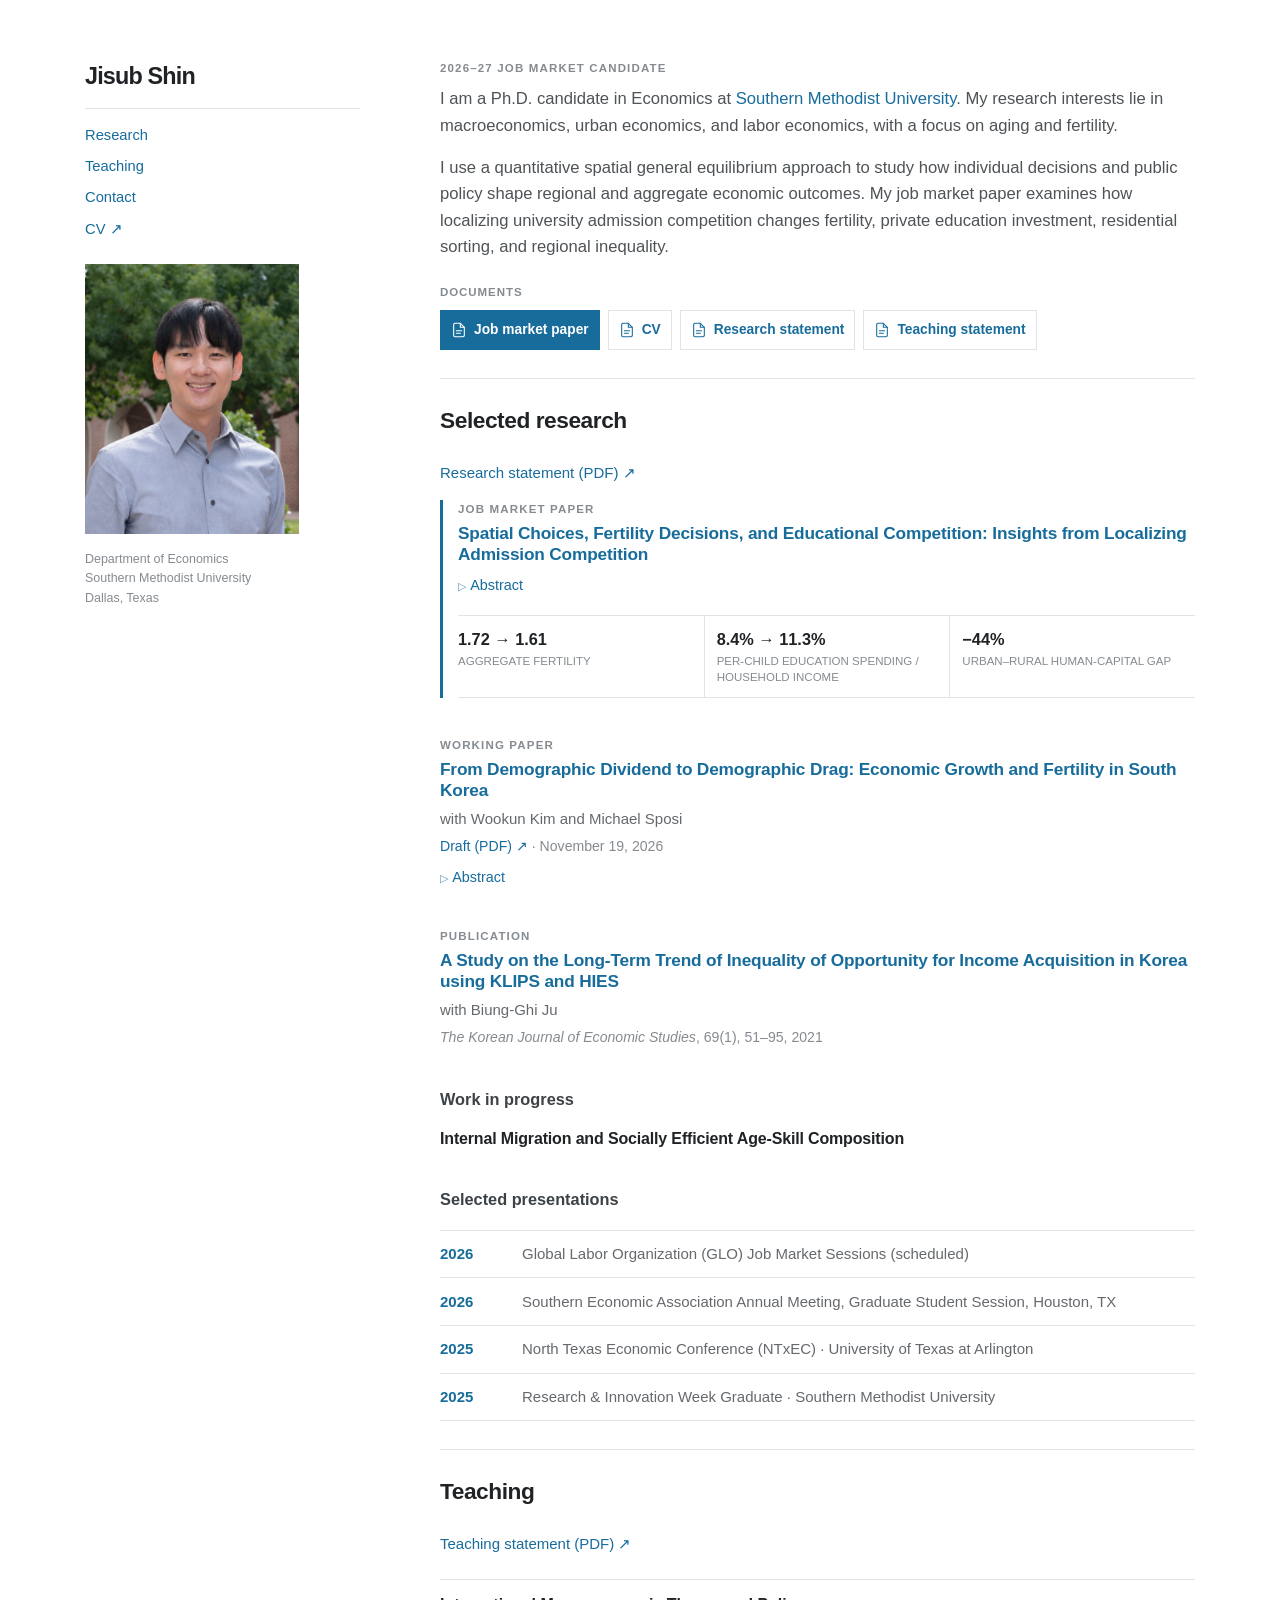
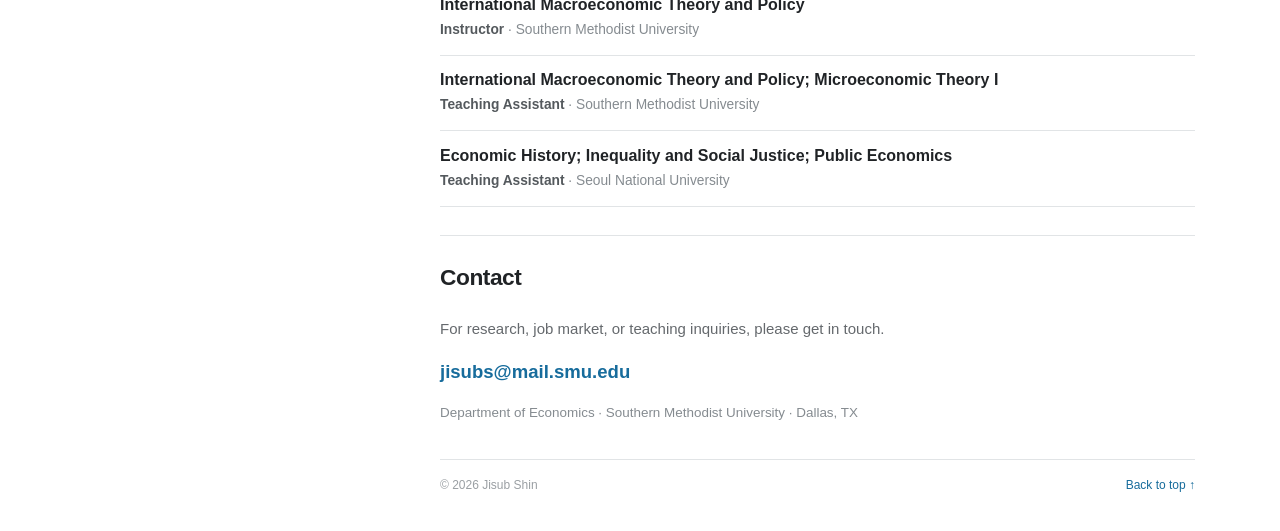
<file: index.html>
<!doctype html>
<html lang="en">
  <head>
    <meta charset="utf-8" />
    <meta name="google-site-verification" content="mCJAflxfHxQSUPIkLL_lWsEg8dDfc-dxy4Hvo1I1bcw" />
    <meta name="viewport" content="width=device-width, initial-scale=1" />
    <title>Jisub Shin | Economist</title>
    <meta
      name="description"
      content="Jisub Shin is a 2026–27 Economics job market candidate at Southern Methodist University working in macroeconomics, urban economics, and labor economics."
    />
    <meta name="theme-color" content="#ffffff" />
    <meta property="og:title" content="Jisub Shin | Economist" />
    <meta property="og:description" content="2026–27 Job Market Candidate at Southern Methodist University" />
    <meta property="og:type" content="website" />
    <meta property="og:url" content="https://jisub-shin.github.io/" />
    <meta property="og:image" content="https://jisub-shin.github.io/og.jpg" />
    <meta name="twitter:card" content="summary_large_image" />
    <meta name="twitter:title" content="Jisub Shin | Economist" />
    <meta name="twitter:description" content="2026–27 Job Market Candidate at Southern Methodist University" />
    <meta name="twitter:image" content="https://jisub-shin.github.io/og.jpg" />
    <link rel="canonical" href="https://jisub-shin.github.io/" />
    <link rel="stylesheet" href="/style.css?v=20261111-portrait" />
  </head>
  <body>
    <div class="layout">
      <aside class="profile" aria-label="Profile and site navigation">
        <a class="name" href="#top" aria-label="Jisub Shin, home">Jisub Shin</a>
        <div class="rule" aria-hidden="true"></div>

        <nav aria-label="Main navigation">
          <a href="#research">Research</a>
          <a href="#teaching">Teaching</a>
          <a href="#contact">Contact</a>
          <a
            href="https://www.dropbox.com/scl/fi/n5ma3o3v3xi6k90ue91bn/CV_JisubShin.pdf?rlkey=49tgrz5i8n3velmac8m7xlu7q&amp;st=4vu9t7or&amp;dl=0"
            target="_blank"
            rel="noreferrer"
          >CV <span aria-hidden="true">↗</span></a>
        </nav>

        <div class="portrait">
          <img src="/jisub-shin.jpg?v=20261111" alt="Portrait of Jisub Shin" width="720" height="960" />
        </div>

        <div class="profile-meta">
          <p>Department of Economics</p>
          <p>Southern Methodist University</p>
          <p>Dallas, Texas</p>
        </div>
      </aside>

      <main id="top">
        <section class="intro" aria-labelledby="intro-heading">
          <p class="eyebrow">2026–27 Job Market Candidate</p>
          <h1 id="intro-heading" class="sr-only">Jisub Shin</h1>
          <p class="lead">
            I am a Ph.D. candidate in Economics at
            <a href="https://www.smu.edu/dedman/academics/departments/economics" target="_blank" rel="noreferrer">Southern Methodist University</a>.
            My research interests lie in macroeconomics, urban economics, and labor economics, with a focus on aging and fertility.
          </p>
          <p class="lead">
            I use a quantitative spatial general equilibrium approach to study how individual decisions and public policy shape regional and aggregate economic outcomes. My job market paper examines how localizing university admission competition changes fertility, private education investment, residential sorting, and regional inequality.
          </p>
          <div class="document-links">
            <p id="documents-label" class="documents-label">Documents</p>
            <div class="quick-links" role="group" aria-labelledby="documents-label">
              <a
                class="primary-link"
                href="https://www.dropbox.com/scl/fi/agftpynnonqt5uh5v7vx5/JMP_JisubShin.pdf?rlkey=kyljqa4m6k1tg2l8hi946pd79&amp;st=24l0pvbk&amp;dl=0"
                target="_blank"
                rel="noreferrer"
              >
                <svg class="file-icon" viewBox="0 0 24 24" aria-hidden="true" focusable="false"><path d="M14 2H6a2 2 0 0 0-2 2v16a2 2 0 0 0 2 2h12a2 2 0 0 0 2-2V8Z" /><path d="M14 2v6h6M8 13h8M8 17h6" /></svg>
                <span>Job market paper</span>
              </a>
              <a
                href="https://www.dropbox.com/scl/fi/n5ma3o3v3xi6k90ue91bn/CV_JisubShin.pdf?rlkey=49tgrz5i8n3velmac8m7xlu7q&amp;st=4vu9t7or&amp;dl=0"
                target="_blank"
                rel="noreferrer"
              >
                <svg class="file-icon" viewBox="0 0 24 24" aria-hidden="true" focusable="false"><path d="M14 2H6a2 2 0 0 0-2 2v16a2 2 0 0 0 2 2h12a2 2 0 0 0 2-2V8Z" /><path d="M14 2v6h6M8 13h8M8 17h6" /></svg>
                <span>CV</span>
              </a>
              <a
                href="https://www.dropbox.com/scl/fi/9249nt9fxns025eryt3en/Research_Statement_JisubShin.pdf?rlkey=wd48i1ybnmthcvmc4ao14o9f5&amp;st=7czffoey&amp;dl=0"
                target="_blank"
                rel="noreferrer"
              >
                <svg class="file-icon" viewBox="0 0 24 24" aria-hidden="true" focusable="false"><path d="M14 2H6a2 2 0 0 0-2 2v16a2 2 0 0 0 2 2h12a2 2 0 0 0 2-2V8Z" /><path d="M14 2v6h6M8 13h8M8 17h6" /></svg>
                <span>Research statement</span>
              </a>
              <a
                href="https://www.dropbox.com/scl/fi/65y7ninkwu12tf08j0pkz/Teaching_Statement_JisubShin.pdf?rlkey=een72vj037xvsur82dewycd1d&amp;st=4qsh28m0&amp;dl=0"
                target="_blank"
                rel="noreferrer"
              >
                <svg class="file-icon" viewBox="0 0 24 24" aria-hidden="true" focusable="false"><path d="M14 2H6a2 2 0 0 0-2 2v16a2 2 0 0 0 2 2h12a2 2 0 0 0 2-2V8Z" /><path d="M14 2v6h6M8 13h8M8 17h6" /></svg>
                <span>Teaching statement</span>
              </a>
            </div>
          </div>
        </section>

        <hr />

        <section id="research" aria-labelledby="research-heading">
          <h2 id="research-heading">Selected research</h2>
          <p>
            <a
              href="https://www.dropbox.com/scl/fi/9249nt9fxns025eryt3en/Research_Statement_JisubShin.pdf?rlkey=wd48i1ybnmthcvmc4ao14o9f5&amp;st=7czffoey&amp;dl=0"
              target="_blank"
              rel="noreferrer"
            >Research statement (PDF) <span aria-hidden="true">↗</span></a>
          </p>

          <article class="paper featured" id="job-market-paper">
            <p class="paper-label">Job Market Paper</p>
            <h3>
              <a
                href="https://www.dropbox.com/scl/fi/agftpynnonqt5uh5v7vx5/JMP_JisubShin.pdf?rlkey=kyljqa4m6k1tg2l8hi946pd79&amp;st=24l0pvbk&amp;dl=0"
                target="_blank"
                rel="noreferrer"
              >Spatial Choices, Fertility Decisions, and Educational Competition: Insights from Localizing Admission Competition</a>
            </h3>

            <details>
              <summary>Abstract</summary>
              <p>
                Place-based university admission policies can reduce regional educational disparities, but they may also reshape households' residence, education investment, and fertility decisions. This paper examines how shifting admission competition from the national to the regional level affects fertility and regional inequality. Using administrative migration data from South Korea, I document how families' residential choices are associated with regional educational opportunities. To evaluate this counterfactual reform, I develop a quantitative spatial overlapping-generations model calibrated to South Korea in which households jointly choose residence, fertility, and private education investment. The reform alters incentives for private education investment across regions. As admission competition intensifies in urban areas, households spend more on education per child and reduce fertility, while rural households respond in the opposite direction as competition eases. Migration toward rural areas partially offsets the aggregate fertility decline. Overall, the model predicts a 6.1 percent decline in fertility and a 44 percent reduction in the urban–rural human-capital gap. These findings highlight a trade-off between reducing regional disparities and sustaining aggregate fertility, particularly relevant for economies already facing low fertility.
              </p>
            </details>

            <dl class="results" aria-label="Selected quantitative results">
              <div><dt>1.72 → 1.61</dt><dd>Aggregate fertility</dd></div>
              <div><dt>8.4% → 11.3%</dt><dd>Per-child education spending / household income</dd></div>
              <div><dt>−44%</dt><dd>Urban–rural human-capital gap</dd></div>
            </dl>
          </article>

          <article class="paper" id="demographic-dividend-paper">
            <p class="paper-label">Working Paper</p>
            <h3>
              <a
                href="https://www.dropbox.com/scl/fi/7x3d28wwwe0n12md0ocum/Korea_Fertility.pdf?rlkey=70duthy2nivd1fqcnpfl4ckvp&amp;st=9gjlodzi&amp;dl=0"
                target="_blank"
                rel="noreferrer"
              >From Demographic Dividend to Demographic Drag: Economic Growth and Fertility in South Korea</a>
            </h3>
            <p>with Wookun Kim and Michael Sposi</p>
            <p class="paper-status">
              <a
                href="https://www.dropbox.com/scl/fi/7x3d28wwwe0n12md0ocum/Korea_Fertility.pdf?rlkey=70duthy2nivd1fqcnpfl4ckvp&amp;st=9gjlodzi&amp;dl=0"
                target="_blank"
                rel="noreferrer"
              >Draft (PDF) <span aria-hidden="true">↗</span></a>
              · <time datetime="2026-11-19">November 19, 2026</time>
            </p>

            <details>
              <summary>Abstract</summary>
              <p>
                East Asia’s dramatic fertility decline coincided with aggressive government family-planning campaigns and rapid economic growth. We quantify the long-run consequences of fertility policy using an overlapping-generations model calibrated to South Korea, in which government policy influences fertility norms and household fertility decisions shape human-capital investment, labor supply, and capital accumulation. The historical campaign initially generated a demographic dividend by reducing dependency burdens and increasing investment per child. However, persistent changes in fertility norms eventually produced smaller working-age cohorts and demographic drag. Relative to a no-campaign counterfactual, the GDP-per-capita gains end around 2046, while cumulative gains are exhausted around 2094. An unexpected, permanent two-child recommendation introduced in 2020, if successful, raises fertility from 1.26 to 1.55 children per woman, but initially reduces GDP per capita. Nearly a century passes before the cumulative gains from higher fertility outweigh its initial costs. By contrast, a permanent 0.6 percent boost in productivity can offset the cumulative demographic drag through the year 2100.
              </p>
            </details>
          </article>

          <article class="paper">
            <p class="paper-label">Publication</p>
            <h3>
              <a href="https://doi.org/10.22841/kjes.2021.69.1.002" target="_blank" rel="noreferrer">A Study on the Long-Term Trend of Inequality of Opportunity for Income Acquisition in Korea using KLIPS and HIES</a>
            </h3>
            <p>with Biung-Ghi Ju</p>
            <p class="paper-status"><em>The Korean Journal of Economic Studies</em>, 69(1), 51–95, 2021</p>
          </article>

          <div class="subsection">
            <h3 class="subsection-title">Work in progress</h3>
            <article class="paper compact">
              <h3>Internal Migration and Socially Efficient Age-Skill Composition</h3>
            </article>
          </div>

          <div class="subsection">
            <h3 class="subsection-title">Selected presentations</h3>
            <dl class="timeline">
              <div><dt>2026</dt><dd>Global Labor Organization (GLO) Job Market Sessions (scheduled)</dd></div>
              <div><dt>2026</dt><dd>Southern Economic Association Annual Meeting, Graduate Student Session, Houston, TX</dd></div>
              <div><dt>2025</dt><dd>North Texas Economic Conference (NTxEC) · University of Texas at Arlington</dd></div>
              <div><dt>2025</dt><dd>Research &amp; Innovation Week Graduate · Southern Methodist University</dd></div>
            </dl>
          </div>
        </section>

        <hr />

        <section id="teaching" aria-labelledby="teaching-heading">
          <h2 id="teaching-heading">Teaching</h2>
          <p>
            <a
              href="https://www.dropbox.com/scl/fi/65y7ninkwu12tf08j0pkz/Teaching_Statement_JisubShin.pdf?rlkey=een72vj037xvsur82dewycd1d&amp;st=4qsh28m0&amp;dl=0"
              target="_blank"
              rel="noreferrer"
            >Teaching statement (PDF) <span aria-hidden="true">↗</span></a>
          </p>

          <div class="teaching-list">
            <article>
              <h3>International Macroeconomic Theory and Policy</h3>
              <p><strong>Instructor</strong> · Southern Methodist University</p>
            </article>
            <article>
              <h3>International Macroeconomic Theory and Policy; Microeconomic Theory I</h3>
              <p><strong>Teaching Assistant</strong> · Southern Methodist University</p>
            </article>
            <article>
              <h3>Economic History; Inequality and Social Justice; Public Economics</h3>
              <p><strong>Teaching Assistant</strong> · Seoul National University</p>
            </article>
          </div>
        </section>

        <hr />

        <section id="contact" class="contact" aria-labelledby="contact-heading">
          <h2 id="contact-heading">Contact</h2>
          <p>For research, job market, or teaching inquiries, please get in touch.</p>
          <p><a class="email" href="mailto:jisubs@mail.smu.edu">jisubs@mail.smu.edu</a></p>
          <p class="address">Department of Economics · Southern Methodist University · Dallas, TX</p>
        </section>

        <footer>
          <p>© 2026 Jisub Shin</p>
          <a href="#top">Back to top ↑</a>
        </footer>
      </main>
    </div>
  </body>
</html>
</file>
<file: style.css>
:root {
  --background: #ffffff;
  --text: #65696d;
  --heading: #202326;
  --link: #176c9c;
  --link-hover: #0b4668;
  --line: #e1e4e6;
  --soft: #f5f7f8;
  --label: #858b90;
}

* {
  box-sizing: border-box;
}

html {
  scroll-behavior: smooth;
}

body {
  margin: 0;
  background: var(--background);
  color: var(--text);
  font-family: "Helvetica Neue", Helvetica, Arial, ui-sans-serif, sans-serif;
  font-size: 15px;
  font-weight: 400;
  line-height: 1.58;
  -webkit-font-smoothing: antialiased;
}

a {
  color: var(--link);
  text-decoration: none;
  text-underline-offset: 0.18em;
}

a:hover,
a:focus-visible {
  color: var(--link-hover);
  text-decoration: underline;
}

a:focus-visible,
summary:focus-visible {
  border-radius: 2px;
  outline: 2px solid var(--link);
  outline-offset: 4px;
}

p {
  margin: 0 0 1rem;
}

h1,
h2,
h3 {
  color: var(--heading);
  line-height: 1.22;
}

h2 {
  margin: 0 0 1.6rem;
  font-size: 1.42rem;
  letter-spacing: -0.02em;
}

.layout {
  width: min(1110px, calc(100% - 96px));
  margin: 0 auto;
  padding: 58px 0 36px;
  display: grid;
  grid-template-columns: 275px minmax(0, 1fr);
  gap: 80px;
  align-items: start;
}

.profile {
  min-height: calc(100vh - 94px);
  position: sticky;
  top: 58px;
  display: flex;
  flex-direction: column;
}

.name {
  width: fit-content;
  color: var(--heading);
  font-size: 1.46rem;
  font-weight: 700;
  letter-spacing: -0.035em;
}

.name:hover,
.name:focus-visible {
  color: var(--heading);
  text-decoration: none;
}

.rule {
  height: 1px;
  margin: 13px 0 15px;
  background: var(--line);
}

nav {
  display: grid;
  gap: 8px;
}

nav a {
  width: fit-content;
  font-size: 0.92rem;
}

.portrait {
  width: 214px;
  height: 270px;
  margin-top: 23px;
  display: block;
  overflow: hidden;
  filter: saturate(0.88) contrast(0.98);
}

.portrait img {
  display: block;
  width: 100%;
  height: 100%;
  object-fit: cover;
  object-position: center 22%;
  transform: scale(1.35);
  transform-origin: 53% 40%;
}

.profile-meta {
  margin-top: 16px;
  color: var(--label);
  font-size: 0.78rem;
  line-height: 1.55;
}

.profile-meta p {
  margin: 0;
}

.credit {
  margin: auto 0 0;
  padding-top: 24px;
  color: #979ca0;
  font-size: 0.72rem;
}

main {
  min-width: 0;
}

section {
  scroll-margin-top: 36px;
}

.intro {
  padding-top: 1px;
}

.eyebrow,
.paper-label {
  margin-bottom: 0.58rem;
  color: var(--label);
  font-size: 0.72rem;
  font-weight: 700;
  letter-spacing: 0.1em;
  text-transform: uppercase;
}

.lead {
  margin-bottom: 1rem;
  color: #4e5357;
  font-size: 1.04rem;
}

.document-links {
  margin-top: 1.45rem;
}

.documents-label {
  margin: 0 0 0.55rem;
  color: var(--label);
  font-size: 0.72rem;
  font-weight: 700;
  letter-spacing: 0.08em;
  text-transform: uppercase;
}

.documents-label span {
  padding: 0 0.2em;
}

.quick-links {
  display: flex;
  flex-wrap: wrap;
  gap: 8px;
}

.quick-links a {
  min-height: 40px;
  padding: 8px 10px;
  border: 1px solid var(--line);
  display: inline-flex;
  align-items: center;
  gap: 7px;
  font-size: 0.86rem;
  font-weight: 600;
  white-space: nowrap;
}

.file-icon {
  width: 16px;
  height: 18px;
  flex: 0 0 auto;
  fill: none;
  stroke: currentColor;
  stroke-width: 1.6;
  stroke-linecap: round;
  stroke-linejoin: round;
}

.quick-links .primary-link {
  border-color: var(--link);
  background: var(--link);
  color: #fff;
}

.quick-links .primary-link:hover,
.quick-links .primary-link:focus-visible {
  background: var(--link-hover);
  text-decoration: none;
}

hr {
  height: 1px;
  margin: 28px 0;
  border: 0;
  background: var(--line);
}

.paper {
  margin-bottom: 2.35rem;
}

.paper.featured {
  padding-left: 15px;
  border-left: 3px solid var(--link);
}

.paper h3 {
  margin: 0 0 0.38rem;
  font-size: 1.08rem;
  letter-spacing: -0.01em;
}

.paper h3 a {
  font-weight: 700;
}

.paper p {
  margin-bottom: 0.3rem;
}

.paper-status {
  color: var(--label);
  font-size: 0.88rem;
}

details {
  margin-top: 0.55rem;
}

summary {
  width: fit-content;
  cursor: pointer;
  color: var(--link);
  font-size: 0.9rem;
  list-style: none;
}

summary::-webkit-details-marker {
  display: none;
}

summary::before {
  content: "▷";
  margin-right: 0.38em;
  display: inline-block;
  color: #5b9aba;
  font-size: 0.78em;
  transform-origin: center;
  transition: transform 120ms ease;
}

details[open] summary::before {
  transform: rotate(90deg);
}

details p {
  margin: 0.72rem 0 0;
  padding: 0.82rem 0.95rem;
  border-left: 1px solid var(--line);
  background: var(--soft);
  color: #5a5f63;
  font-size: 0.91rem;
}

.results {
  margin: 1.1rem 0 0;
  display: grid;
  grid-template-columns: repeat(3, minmax(0, 1fr));
  border-top: 1px solid var(--line);
  border-bottom: 1px solid var(--line);
}

.results div {
  padding: 0.72rem 0.75rem 0.72rem 0;
}

.results div + div {
  padding-left: 0.75rem;
  border-left: 1px solid var(--line);
}

.results dt {
  color: var(--heading);
  font-size: 1.02rem;
  font-weight: 700;
}

.results dd {
  margin: 0.1rem 0 0;
  color: var(--label);
  font-size: 0.72rem;
  line-height: 1.35;
  text-transform: uppercase;
}

.subsection {
  margin-top: 2.6rem;
}

.subsection-title {
  margin: 0 0 1.2rem;
  color: #3d4246;
  font-size: 1.02rem;
}

.paper.compact {
  margin-bottom: 1.4rem;
}

.paper.compact h3 {
  font-size: 1rem;
}

.facts,
.timeline {
  margin: 0;
}

.facts > div,
.timeline > div {
  padding: 0.72rem 0;
  display: grid;
  grid-template-columns: 165px minmax(0, 1fr);
  gap: 24px;
  border-top: 1px solid var(--line);
}

.facts > div:last-child,
.timeline > div:last-child {
  border-bottom: 1px solid var(--line);
}

.facts dt,
.timeline dt {
  color: var(--heading);
  font-weight: 700;
}

.facts dd,
.timeline dd {
  margin: 0;
}

.timeline > div {
  grid-template-columns: 58px minmax(0, 1fr);
}

.timeline dt {
  color: var(--link);
}

.teaching-list {
  margin-top: 1.5rem;
  border-top: 1px solid var(--line);
}

.teaching-list article {
  padding: 0.9rem 0;
  border-bottom: 1px solid var(--line);
}

.teaching-list h3 {
  margin: 0 0 0.28rem;
  font-size: 1rem;
}

.teaching-list p {
  margin: 0;
  color: var(--label);
  font-size: 0.86rem;
}

.teaching-list strong {
  color: #54595d;
}

.contact .email {
  font-size: 1.16rem;
  font-weight: 700;
}

.address {
  color: var(--label);
  font-size: 0.84rem;
}

footer {
  margin-top: 36px;
  padding-top: 16px;
  border-top: 1px solid var(--line);
  display: flex;
  align-items: center;
  justify-content: space-between;
  color: #9a9fa3;
  font-size: 0.75rem;
}

footer p {
  margin: 0;
}

.sr-only {
  width: 1px;
  height: 1px;
  margin: -1px;
  padding: 0;
  position: absolute;
  overflow: hidden;
  clip: rect(0, 0, 0, 0);
  white-space: nowrap;
  border: 0;
}

@media (max-width: 900px) {
  .layout {
    width: min(720px, calc(100% - 48px));
    padding-top: 38px;
    grid-template-columns: 1fr;
    gap: 42px;
  }

  .profile {
    min-height: auto;
    position: static;
    display: grid;
    grid-template-columns: minmax(0, 1fr) 160px;
    gap: 0 28px;
  }

  .name,
  .rule,
  nav,
  .profile-meta,
  .credit {
    grid-column: 1;
  }

  nav {
    grid-template-columns: repeat(5, max-content);
    gap: 10px 18px;
  }

  .portrait {
    width: 160px;
    height: 200px;
    margin: 0;
    grid-column: 2;
    grid-row: 1 / span 5;
  }

  .profile-meta {
    margin-top: 18px;
  }

  .credit {
    margin-top: 18px;
    padding-top: 0;
  }
}

@media (max-width: 560px) {
  body {
    font-size: 14.5px;
  }

  .layout {
    width: calc(100% - 32px);
    padding: 24px 0;
    gap: 34px;
  }

  .profile {
    display: block;
  }

  nav {
    display: flex;
    flex-wrap: wrap;
    gap: 8px 16px;
  }

  .portrait {
    width: 150px;
    height: 188px;
    margin-top: 22px;
  }

  .credit {
    display: none;
  }

  .results {
    grid-template-columns: 1fr;
  }

  .results div {
    padding: 0.65rem 0;
  }

  .results div + div {
    padding-left: 0;
    border-top: 1px solid var(--line);
    border-left: 0;
  }

  .facts > div,
  .timeline > div {
    grid-template-columns: 1fr;
    gap: 0.25rem;
  }

  .timeline > div {
    grid-template-columns: 48px minmax(0, 1fr);
    gap: 14px;
  }
}

@media (prefers-reduced-motion: reduce) {
  html {
    scroll-behavior: auto;
  }

  *,
  *::before,
  *::after {
    transition-duration: 0.01ms !important;
  }
}

@media print {
  body {
    color: #444;
    font-size: 11pt;
  }

  .layout {
    width: 100%;
    padding: 0;
    display: block;
  }

  .profile {
    min-height: 0;
    position: static;
  }

  nav,
  .portrait,
  .credit,
  .quick-links {
    display: none;
  }

  section,
  article {
    break-inside: avoid;
  }
}
</file>
